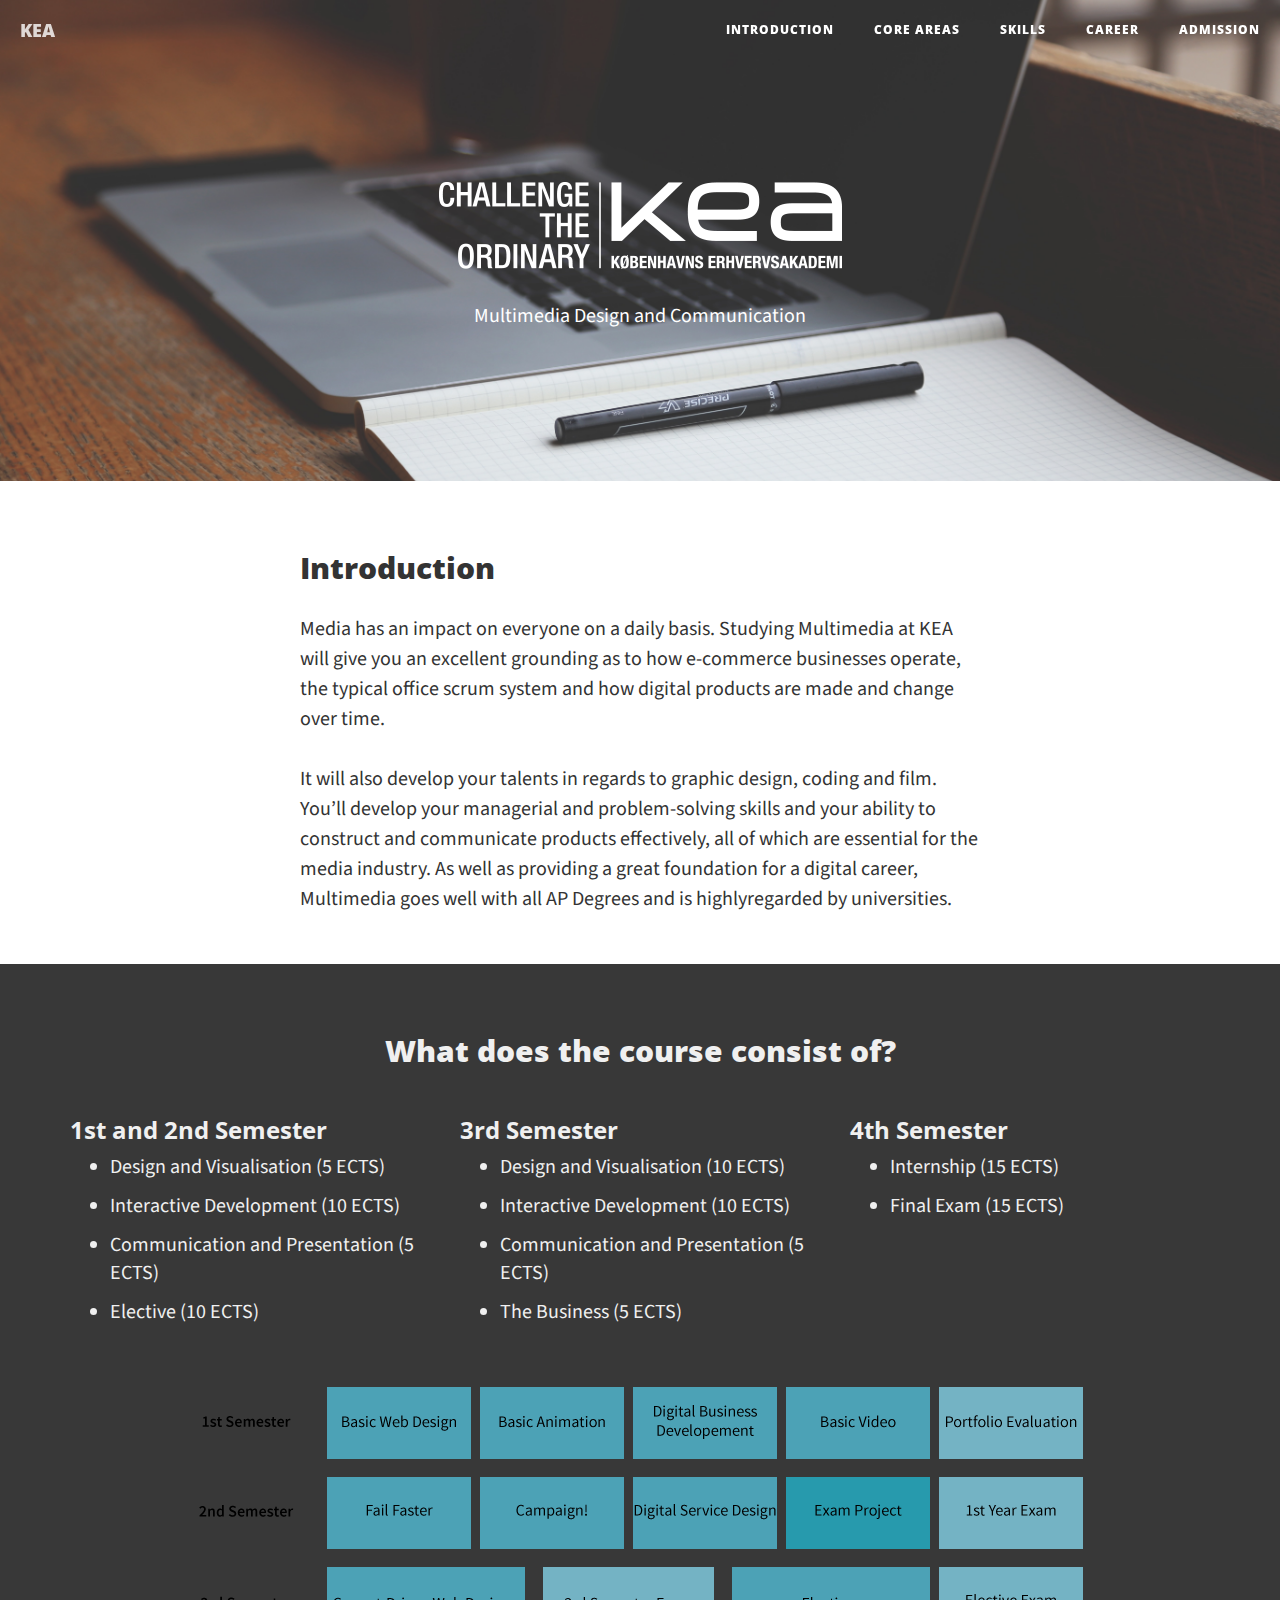
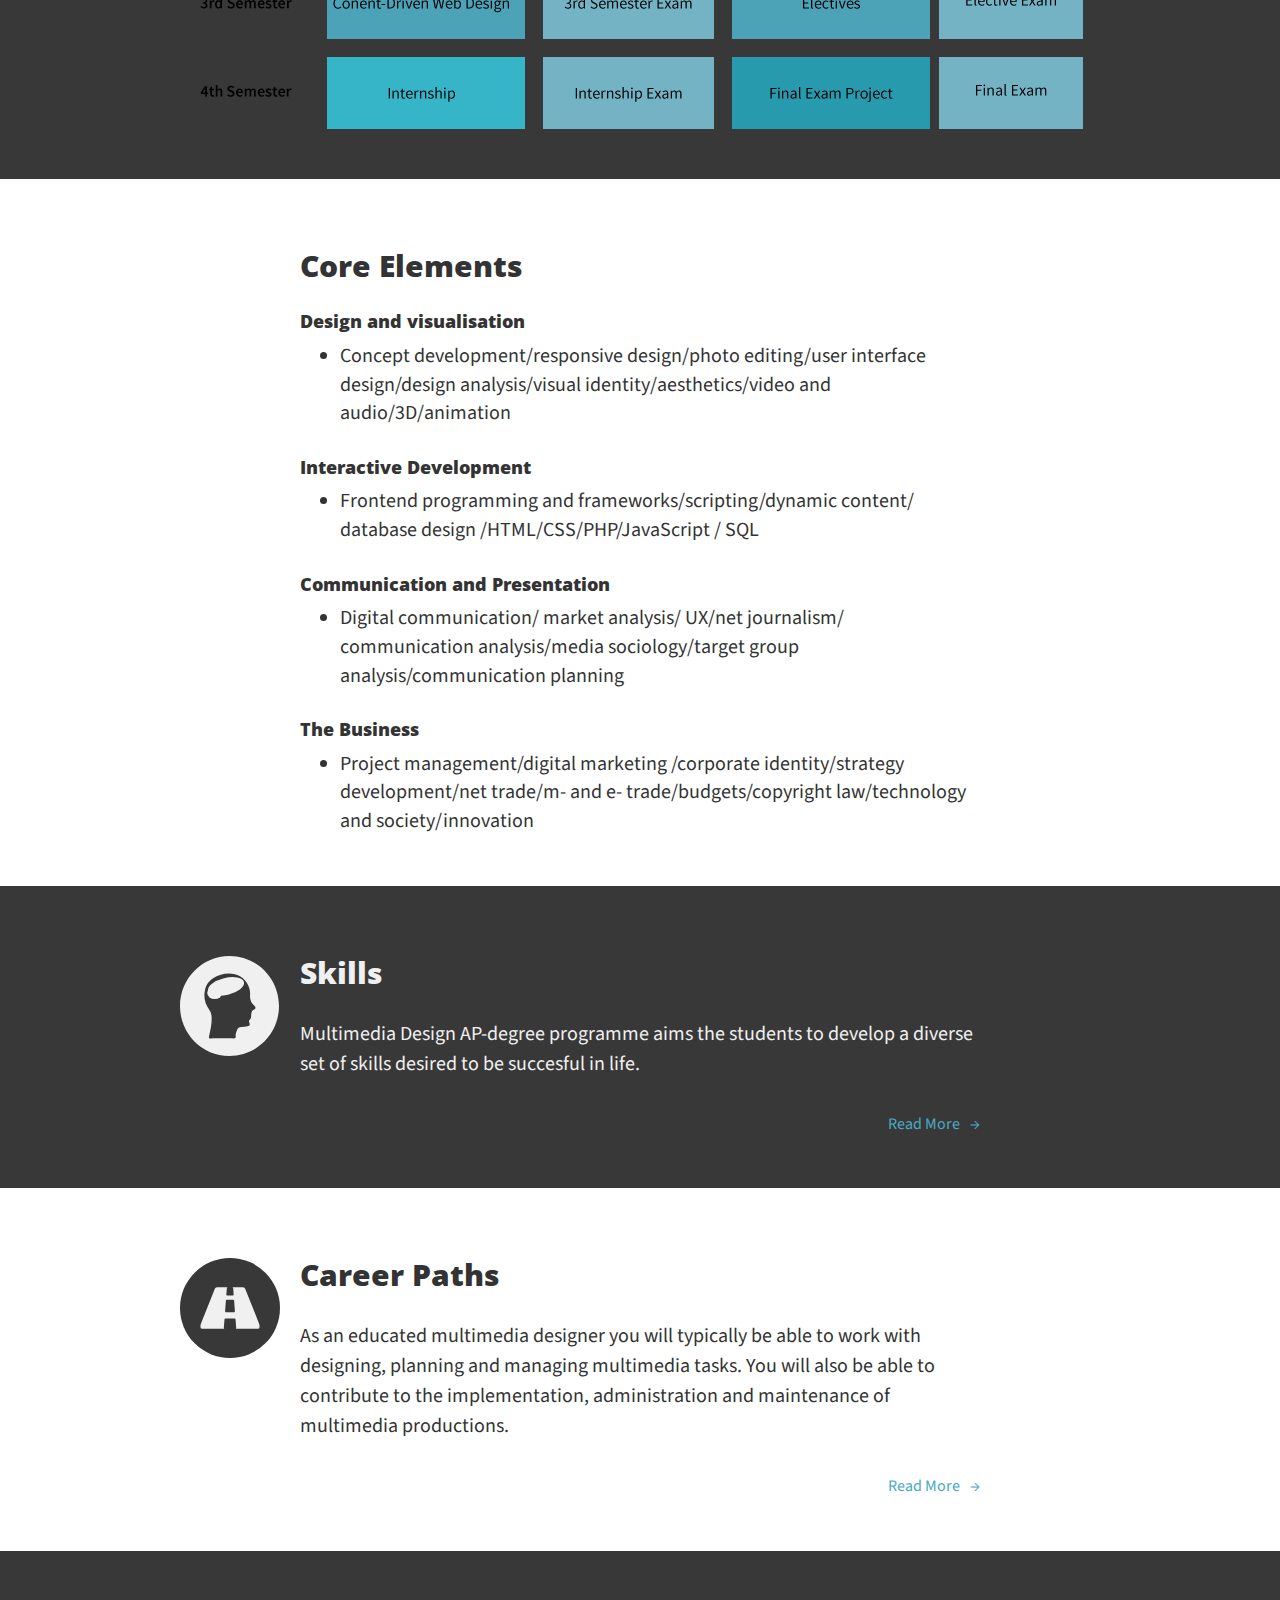
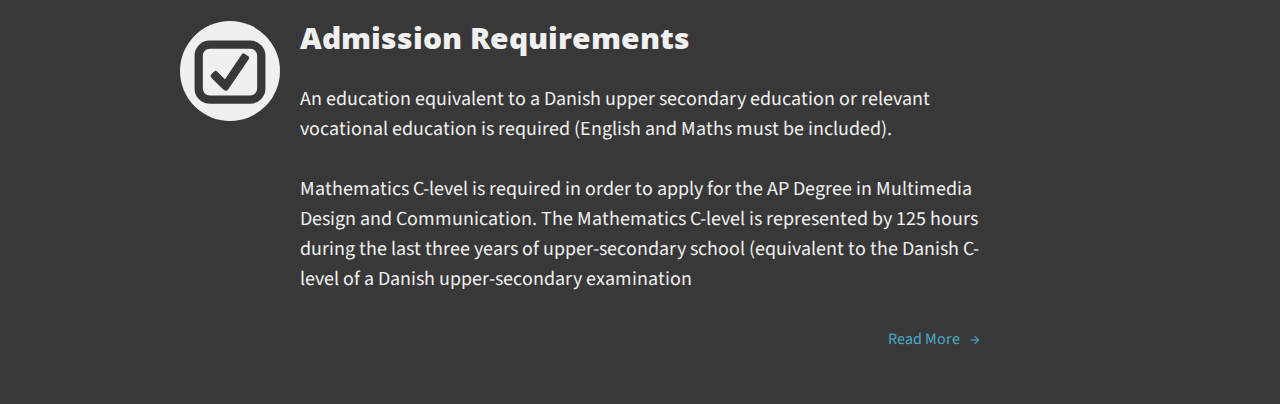
<file: index.html>
<!DOCTYPE html>
<html lang="en">
  <head>
    <meta charset="utf-8">
    <meta http-equiv="X-UA-Compatible" content="IE=edge">
    <meta name="viewport" content="width=device-width, initial-scale=1">
    <title>KEA Curriculum</title>
    <!-- <link href='https://fonts.googleapis.com/css?family=Lora:400,700,400italic,700italic' rel='stylesheet' type='text/css'> -->
    <link href="https://fonts.googleapis.com/css?family=Source+Sans+Pro:400,700,900" rel="stylesheet">
    <link href='https://fonts.googleapis.com/css?family=Open+Sans:300italic,400italic,600italic,700italic,800italic,400,300,600,700,800' rel='stylesheet' type='text/css'>
    <link rel="stylesheet" href="https://maxcdn.bootstrapcdn.com/bootstrap/3.3.7/css/bootstrap.min.css" integrity="sha384-BVYiiSIFeK1dGmJRAkycuHAHRg32OmUcww7on3RYdg4Va+PmSTsz/K68vbdEjh4u" crossorigin="anonymous">
    <link rel="stylesheet" href="css/clean.css">
    <link rel="stylesheet" href="css/style.css">
    <!-- HTML5 shim and Respond.js for IE8 support of HTML5 elements and media queries -->
    <!-- WARNING: Respond.js doesn't work if you view the page via file:// -->
    <!--[if lt IE 9]>
      <script src="https://oss.maxcdn.com/html5shiv/3.7.3/html5shiv.min.js"></script>
      <script src="https://oss.maxcdn.com/respond/1.4.2/respond.min.js"></script>
    <![endif]-->
  </head>
  <body>

    <!-- Navigation -->
    <nav class="navbar navbar-default navbar-custom navbar-fixed-top">
      <div class="container-fluid">
          <!-- Brand and toggle get grouped for better mobile display -->
          <div class="navbar-header page-scroll">
              <button type="button" class="navbar-toggle" data-toggle="collapse" data-target="#bs-example-navbar-collapse-1">
                  <span class="sr-only">Toggle navigation</span>
                  Menu <i class="fa fa-bars"></i>
              </button>
              <a class="navbar-brand" href="#home">KEA</a>
          </div>

          <!-- Collect the nav links, forms, and other content for toggling -->
          <div class="collapse navbar-collapse" id="bs-example-navbar-collapse-1">
              <ul class="nav navbar-nav navbar-right">
                  <li>
                      <a href="#introduction">Introduction</a>
                  </li>
                  <li>
                      <a href="#core">Core Areas</a>
                  </li>
                  <li>
                      <a href="#skills">Skills</a>
                  </li>
                  <li>
                      <a href="#career">Career</a>
                  </li>
                  <li>
                      <a href="#admission">Admission</a>
                  </li>
              </ul>
          </div>
          <!-- /.navbar-collapse -->
      </div>
      <!-- /.container -->
    </nav>

    <!-- Page Header -->
    <!-- Set your background image for this header on the line below. -->
    <header class="intro-header" style="background-image: url('hero.jpg')" id="home">
        <div class="container">
            <div class="row">
                <div class="col-lg-8 col-lg-offset-2 col-md-10 col-md-offset-1">
                    <div class="site-heading">
                        <!-- <h1>KEA</h1> -->
                        <img src="images/kea-logo_white.png" alt="Logo" class="logo">
                        <p class="tagline">Multimedia Design and Communication</p>
                    </div>
                </div>
            </div>
        </div>
    </header>

    <!-- Main Content -->
    <div class="container">
        <div class="row">
            <div class="col-lg-8 col-lg-offset-2 col-md-10 col-md-offset-1 content">
                <section id="introduction">
                    <h2>Introduction</h2>
                    <p>Media has an impact on everyone on a daily basis. Studying Multimedia at KEA will give you an excellent grounding as to how e-commerce businesses operate, the typical office scrum system and how digital products are made and change over time.</p>
                    <p> It will also develop your talents in regards to graphic design, coding and film. You’ll develop your managerial and problem-solving skills and your ability to construct and communicate products effectively, all of which are essential for the media industry. As well as providing a great foundation for a digital career, Multimedia goes well with all AP Degrees and is highlyregarded by universities.</p>
                </section>
            </div>
        </div>
      </div>

      <section class="dark semesters">

        <h2>What does the course consist of?</h2>

        <div class="container">
            <div class="row">
                <div class="col-lg-4 col-md-4">
                    <section>

                        <h3>1st and 2nd Semester</h3>
                        <ul>
                            <li>Design and Visualisation (5 ECTS)</li>
                            <li>Interactive Development (10 ECTS)</li>
                            <li>Communication and Presentation (5 ECTS)</li>
                            <li>Elective (10 ECTS)</li>
                        </ul>

                    </section>
                </div>
                <div class="col-lg-4 col-md-4">
                    <section>

                        <h3>3rd Semester</h3>
                        <ul>
                            <li>Design and Visualisation (10 ECTS)</li>
                            <li>Interactive Development (10 ECTS)</li>
                            <li>Communication and Presentation (5 ECTS)</li>
                            <li>The Business (5 ECTS)</li>
                        </ul>

                    </section>
                </div>

                <div class="col-lg-4 col-md-4">
                    <section>

                        <h3>4th Semester</h3>
                        <ul>
                            <li>Internship (15 ECTS)</li>
                            <li>Final Exam (15 ECTS)</li>
                        </ul>

                    </section>


                </div>

            </div>
          </div>
          <img src="images/table.png" alt="Overview of semesters" class="semesters-image">
      </section>

      <div class="container">
        <div class="row">
            <div class="col-lg-8 col-lg-offset-2 col-md-10 col-md-offset-1 content">
                <section id="core">
                    <h2>Core Elements</h2>
                    <div class="core-element">
                        <h4>Design and visualisation</h4>
                        <ul>
                            <li> Concept development/responsive design/photo editing/user interface design/design analysis/visual identity/aesthetics/video and audio/3D/animation</li></ul>
                        </ul>
                    </div>

                    <div class="core-element">
                        <h4>Interactive Development</h4>
                        <ul>
                            <li>Frontend programming and frameworks/scripting/dynamic content/ database design /HTML/CSS/PHP/JavaScript / SQL</li></ul>
                        </ul>
                    </div>

                    <div class="core-element">
                        <h4>Communication and Presentation</h4>
                        <ul>
                            <li>Digital communication/ market analysis/ UX/net journalism/ communication analysis/media sociology/target group analysis/communication planning</li>
                        </ul>
                    </div>

                    <div class="core-element">
                        <h4>The Business</h4>
                        <ul>
                            <li>Project management/digital marketing /corporate identity/strategy development/net trade/m- and e- trade/budgets/copyright law/technology and society/innovation</li>
                        </ul>
                    </div>
                </section>
            </div>
          </div>
      </div>
    <section class="dark">
    <div class="container">
        <div class="row">
            <div class="col-lg-8 col-lg-offset-2 col-md-10 col-md-offset-1 content">
                <section id="skills">
                <img src="images/skills.svg" alt="Skills" class="image-icon left">
                <h2>Skills</h2>
                <p>Multimedia Design AP-degree programme aims the students to develop a diverse set of skills desired to be succesful in life.</p>
                    <div class="read-more">
                        <ul>
                            <li>comprehensive understanding of planning, designing and executing in media production</li>
                            <li>communicate practice-oriented issues and possible solutions in the multimedia field to partners and users</li>
                            <li>apply relevant theories, methods and IT tools for planning, control and quality assurance of development projects</li>
                             <li>assess the vision, mission and values as well as the strategy and culture of organisations in relation to multimedia productions</li>
                            <li>proficiency of Adobe CC softwares, other designing tools</li>
                            <li>proficiency of HTML, CSS and JavaScript, potentially other languages</li>
                        </ul>
                    </div>
                    <div class="read-more-toggle-container">
                        <button class="read-more-toggle">Read More</button>
                    </div>
                </section>
            </div>
        </div>
    </div>
    </section>


      <div class="container">
        <div class="row">
            <div class="col-lg-8 col-lg-offset-2 col-md-10 col-md-offset-1 content">
                <section id="career">
                    <img src="images/road.svg" alt="Career Paths" class="image-icon left">
                    <h2>Career Paths</h2>
                    <p>As an educated multimedia designer you will typically be able to work with designing, planning and managing multimedia tasks.  You will also be able to contribute to the implementation, administration and maintenance of multimedia productions.</p>

                    <div class="read-more">
                        <p>You can be employed, for example, as:</p>
                        <ul>
                                <li> A Multimedia Designer</li>
                                <li> A Web Designer</li>
                                <li> A Web Master</li>
                                <li> A Game Designer</li>
                                <li> A Project Manager/Coordinator</li>
                                <li> A Marketing Assistant</li>
                                <li> A Web and Mobile Developer</li>
                        </ul>
                    </div>
                    <div class="read-more-toggle-container">
                        <button class="read-more-toggle">Read More</button>
                    </div>
                </section>
            </div>
        </div>
    </div>

    <section class="dark">
      <div class="container">
        <div class="row">
            <div class="col-lg-8 col-lg-offset-2 col-md-10 col-md-offset-1 content">
                <section id="admission">
                <img src="images/requirements.svg" alt="Requirements" class="image-icon left">
                <h2>Admission Requirements</h2>

                <p>An education equivalent to a Danish upper secondary education or relevant vocational education is required (English and Maths must be included).</p>
                <p>Mathematics C-level is required in order to apply for the AP Degree in Multimedia Design and Communication. The Mathematics C-level is represented by 125 hours during the last three years of upper-secondary school (equivalent to the Danish C-level of a Danish upper-secondary examination</p>

                <div class="read-more">
                    <h4>Country specific requirements</h4>

                    <p>The programme is connected to the Coordinated Enrolment System (KOT). You can be enrolled either in Quota 1 or Quota 2.</p>
                    <p>Quota 1 means you will be accepted based on your qualifications from your upper-secondary education. Quota 2 means you will be accepted based on your overall qualifications, including any possible qualifying training.</p>
                    <p>Quota 2 focuses on the following additional qualifications:</p>

                    <ul>
                        <li>Relevant work experience up to 6 months (1 point)</li>
                        <li>Relevant work experience over 6 month (2 points)</li>
                        <li>Relevant IT courses (1 point)</li>
                        <li>Relevant single course/subject (1 point)</li>
                        <li>All quota 2 activities must be documented (payslips, statements, diplomas etc.)</li>
                    </ul>

                    <p>All attachments to your application must be submitted together with the application no later than the application deadline.</p>
                </div>
                <div class="read-more-toggle-container">
                    <button class="read-more-toggle">Read More</button>
                </div>
            </div>
          </div>
      </div>
     </section>
    <!-- jQuery (necessary for Bootstrap's JavaScript plugins) -->
    <script src="https://ajax.googleapis.com/ajax/libs/jquery/1.12.4/jquery.min.js"></script>
    <!-- Latest compiled and minified JavaScript -->
    <script src="https://maxcdn.bootstrapcdn.com/bootstrap/3.3.7/js/bootstrap.min.js" integrity="sha384-Tc5IQib027qvyjSMfHjOMaLkfuWVxZxUPnCJA7l2mCWNIpG9mGCD8wGNIcPD7Txa" crossorigin="anonymous"></script>
    <script src="script/clean-blog.js"></script>
    <script src="script/script.js"></script>
  </body>
</html>
</file>
<file: css/style.css>
body {
    font-family: 'Source Sans Pro', sans-serif;
}

section {
    margin-bottom: 50px;
}

.content {
    padding: 0 50px;
}

.dark section {
    margin: 0;
}

.dark {
    background-color: #383838;
    color: #F0F0F0;
    margin-bottom: 50px;
    padding: 50px 0;
}

.dark:last-of-type {
    margin: 0;
}

h2 {
    margin-bottom: 30px;
}

h3 {
    font-weight: bold;
}

.semesters h2 {
    text-align: center;
}

.core-element {
    margin-bottom: 30px;
}

.read-more {
    display: none;
}

.read-more.visible {
    display: block;
}

.read-more-toggle {
    outline: none;
    border: none;
    background: transparent;
    color: #49AAC4;
    font-size: 16px;
    padding: 3px 0;
    transition: transform .2s;
}



.read-more-toggle:hover {
    transform: translateX(5px);
}

.read-more-toggle:after {
    content: '\2192';
    margin-left: 10px;
    display: inline-block;
}

.read-more-toggle-container {
    text-align: right;
}

.read-more-toggle.open:hover {
    transform: translateX(-5px);
}

.read-more-toggle.open:after {
    display: inline-block;
    transform: rotate(180deg);
}



/* v2 */

.container li {
    margin-bottom: 10px;
}

.navbar a {
    transition: all .2s;
}

.container {
    position: relative;
}

.image-icon {
    height: 200px;
    position: absolute;
}

.image-icon.right {
    right: -250px;
}

.image-icon.left {
    left: -250px;
}

.semesters-image {
    display: block;
    margin: 50px auto 0 auto;
    max-width: 100%;
    padding: 0 15px;
}

.logo {
    max-width: 100%;
}

.tagline {
    margin: 0;
}

@media (max-width: 1330px) {
    .image-icon {
        height: 100px;
    }
    .image-icon.left {
        left: -70px;
    }
}

@media (max-width: 900px) {
    .image-icon {
        height: 50px;
    }
    .image-icon.left {
        left: -20px;
    }
}

@media (max-width: 800px) {
    .image-icon.left {
        left: 10px;
        top: -60px;
    }
}

@media (max-width: 560px) {
    .semesters-image {
        display: none;
    }
}
</file>
<file: css/clean.css>
/*!
 * Start Bootstrap - Clean Blog v3.3.7+1 (http://startbootstrap.com/template-overviews/clean-blog)
 * Copyright 2013-2016 Start Bootstrap
 * Licensed under MIT (https://github.com/BlackrockDigital/startbootstrap/blob/gh-pages/LICENSE)
 */
body {
  font-family: 'Lora', 'Times New Roman', serif;
  font-size: 20px;
  color: #333333;
}
p {
  line-height: 1.5;
  margin: 30px 0;
}
p a {
  text-decoration: underline;
}
h1,
h2,
h3,
h4,
h5,
h6 {
  font-family: 'Open Sans', 'Helvetica Neue', Helvetica, Arial, sans-serif;
  font-weight: 800;
}
a {
  color: #333333;
}
a:hover,
a:focus {
  color: #0085A1;
}
a img:hover,
a img:focus {
  cursor: zoom-in;
}
blockquote {
  color: #777777;
  font-style: italic;
}
hr.small {
  max-width: 100px;
  margin: 15px auto;
  border-width: 4px;
  border-color: white;
}
.navbar-custom {
  position: absolute;
  top: 0;
  left: 0;
  width: 100%;
  z-index: 3;
  font-family: 'Open Sans', 'Helvetica Neue', Helvetica, Arial, sans-serif;
}
.navbar-custom .navbar-brand {
  font-weight: 800;
}
.navbar-custom .navbar-header .navbar-toggle {
  color: #777777;
  font-weight: 800;
  text-transform: uppercase;
  font-size: 12px;
}
.navbar-custom .nav li a {
  text-transform: uppercase;
  font-size: 12px;
  font-weight: 800;
  letter-spacing: 1px;
}
@media only screen and (min-width: 768px) {
  .navbar-custom {
    background: transparent;
    border-bottom: 1px solid transparent;
  }
  .navbar-custom .navbar-brand {
    color: white;
    padding: 20px;
  }
  .navbar-custom .navbar-brand:hover,
  .navbar-custom .navbar-brand:focus {
    color: rgba(255, 255, 255, 0.8);
  }
  .navbar-custom .nav li a {
    color: white;
    padding: 20px;
  }
  .navbar-custom .nav li a:hover,
  .navbar-custom .nav li a:focus {
    color: rgba(255, 255, 255, 0.8);
  }
}
@media only screen and (min-width: 1170px) {
  .navbar-custom {
    -webkit-transition: background-color 0.3s;
    -moz-transition: background-color 0.3s;
    transition: background-color 0.3s;
    /* Force Hardware Acceleration in WebKit */
    -webkit-transform: translate3d(0, 0, 0);
    -moz-transform: translate3d(0, 0, 0);
    -ms-transform: translate3d(0, 0, 0);
    -o-transform: translate3d(0, 0, 0);
    transform: translate3d(0, 0, 0);
    -webkit-backface-visibility: hidden;
    backface-visibility: hidden;
  }
  .navbar-custom.is-fixed {
    /* when the user scrolls down, we hide the header right above the viewport */
    position: fixed;
    top: -61px;
    background-color: rgba(255, 255, 255, 0.9);
    border-bottom: 1px solid #f2f2f2;
    -webkit-transition: -webkit-transform 0.3s;
    -moz-transition: -moz-transform 0.3s;
    transition: transform 0.3s;
  }
  .navbar-custom.is-fixed .navbar-brand {
    color: #333333;
  }
  .navbar-custom.is-fixed .navbar-brand:hover,
  .navbar-custom.is-fixed .navbar-brand:focus {
    color: #0085A1;
  }
  .navbar-custom.is-fixed .nav li a {
    color: #333333;
  }
  .navbar-custom.is-fixed .nav li a:hover,
  .navbar-custom.is-fixed .nav li a:focus {
    color: #0085A1;
  }
  .navbar-custom.is-visible {
    /* if the user changes the scrolling direction, we show the header */
    -webkit-transform: translate3d(0, 100%, 0);
    -moz-transform: translate3d(0, 100%, 0);
    -ms-transform: translate3d(0, 100%, 0);
    -o-transform: translate3d(0, 100%, 0);
    transform: translate3d(0, 100%, 0);
  }
}
.intro-header {
  background-color: #777777;
  background: no-repeat center center;
  background-attachment: scroll;
  -webkit-background-size: cover;
  -moz-background-size: cover;
  background-size: cover;
  -o-background-size: cover;
  margin-bottom: 50px;
}
.intro-header .site-heading,
.intro-header .post-heading,
.intro-header .page-heading {
  padding: 100px 0 50px;
  color: white;
}
@media only screen and (min-width: 768px) {
  .intro-header .site-heading,
  .intro-header .post-heading,
  .intro-header .page-heading {
    padding: 150px 0;
  }
}
.intro-header .site-heading,
.intro-header .page-heading {
  text-align: center;
}
.intro-header .site-heading h1,
.intro-header .page-heading h1 {
  margin-top: 0;
  font-size: 50px;
}
.intro-header .site-heading .subheading,
.intro-header .page-heading .subheading {
  font-size: 24px;
  line-height: 1.1;
  display: block;
  font-family: 'Open Sans', 'Helvetica Neue', Helvetica, Arial, sans-serif;
  font-weight: 300;
  margin: 10px 0 0;
}
@media only screen and (min-width: 768px) {
  .intro-header .site-heading h1,
  .intro-header .page-heading h1 {
    font-size: 80px;
  }
}
.intro-header .post-heading h1 {
  font-size: 35px;
}
.intro-header .post-heading .subheading,
.intro-header .post-heading .meta {
  line-height: 1.1;
  display: block;
}
.intro-header .post-heading .subheading {
  font-family: 'Open Sans', 'Helvetica Neue', Helvetica, Arial, sans-serif;
  font-size: 24px;
  margin: 10px 0 30px;
  font-weight: 600;
}
.intro-header .post-heading .meta {
  font-family: 'Lora', 'Times New Roman', serif;
  font-style: italic;
  font-weight: 300;
  font-size: 20px;
}
.intro-header .post-heading .meta a {
  color: white;
}
@media only screen and (min-width: 768px) {
  .intro-header .post-heading h1 {
    font-size: 55px;
  }
  .intro-header .post-heading .subheading {
    font-size: 30px;
  }
}
.post-preview > a {
  color: #333333;
}
.post-preview > a:hover,
.post-preview > a:focus {
  text-decoration: none;
  color: #0085A1;
}
.post-preview > a > .post-title {
  font-size: 30px;
  margin-top: 30px;
  margin-bottom: 10px;
}
.post-preview > a > .post-subtitle {
  margin: 0;
  font-weight: 300;
  margin-bottom: 10px;
}
.post-preview > .post-meta {
  color: #777777;
  font-size: 18px;
  font-style: italic;
  margin-top: 0;
}
.post-preview > .post-meta > a {
  text-decoration: none;
  color: #333333;
}
.post-preview > .post-meta > a:hover,
.post-preview > .post-meta > a:focus {
  color: #0085A1;
  text-decoration: underline;
}
@media only screen and (min-width: 768px) {
  .post-preview > a > .post-title {
    font-size: 36px;
  }
}
.section-heading {
  font-size: 36px;
  margin-top: 60px;
  font-weight: 700;
}
.caption {
  text-align: center;
  font-size: 14px;
  padding: 10px;
  font-style: italic;
  margin: 0;
  display: block;
  border-bottom-right-radius: 5px;
  border-bottom-left-radius: 5px;
}
footer {
  padding: 50px 0 65px;
}
footer .list-inline {
  margin: 0;
  padding: 0;
}
footer .copyright {
  font-size: 14px;
  text-align: center;
  margin-bottom: 0;
}
.floating-label-form-group {
  font-size: 14px;
  position: relative;
  margin-bottom: 0;
  padding-bottom: 0.5em;
  border-bottom: 1px solid #eeeeee;
}
.floating-label-form-group input,
.floating-label-form-group textarea {
  z-index: 1;
  position: relative;
  padding-right: 0;
  padding-left: 0;
  border: none;
  border-radius: 0;
  font-size: 1.5em;
  background: none;
  box-shadow: none !important;
  resize: none;
}
.floating-label-form-group label {
  display: block;
  z-index: 0;
  position: relative;
  top: 2em;
  margin: 0;
  font-size: 0.85em;
  line-height: 1.764705882em;
  vertical-align: middle;
  vertical-align: baseline;
  opacity: 0;
  -webkit-transition: top 0.3s ease,opacity 0.3s ease;
  -moz-transition: top 0.3s ease,opacity 0.3s ease;
  -ms-transition: top 0.3s ease,opacity 0.3s ease;
  transition: top 0.3s ease,opacity 0.3s ease;
}
.floating-label-form-group::not(:first-child) {
  padding-left: 14px;
  border-left: 1px solid #eeeeee;
}
.floating-label-form-group-with-value label {
  top: 0;
  opacity: 1;
}
.floating-label-form-group-with-focus label {
  color: #0085A1;
}
form .row:first-child .floating-label-form-group {
  border-top: 1px solid #eeeeee;
}
.btn {
  font-family: 'Open Sans', 'Helvetica Neue', Helvetica, Arial, sans-serif;
  text-transform: uppercase;
  font-size: 14px;
  font-weight: 800;
  letter-spacing: 1px;
  border-radius: 0;
  padding: 15px 25px;
}
.btn-lg {
  font-size: 16px;
  padding: 25px 35px;
}
.btn-default:hover,
.btn-default:focus {
  background-color: #0085A1;
  border: 1px solid #0085A1;
  color: white;
}
.pager {
  margin: 20px 0 0;
}
.pager li > a,
.pager li > span {
  font-family: 'Open Sans', 'Helvetica Neue', Helvetica, Arial, sans-serif;
  text-transform: uppercase;
  font-size: 14px;
  font-weight: 800;
  letter-spacing: 1px;
  padding: 15px 25px;
  background-color: white;
  border-radius: 0;
}
.pager li > a:hover,
.pager li > a:focus {
  color: white;
  background-color: #0085A1;
  border: 1px solid #0085A1;
}
.pager .disabled > a,
.pager .disabled > a:hover,
.pager .disabled > a:focus,
.pager .disabled > span {
  color: #777777;
  background-color: #333333;
  cursor: not-allowed;
}
::-moz-selection {
  color: white;
  text-shadow: none;
  background: #0085A1;
}
::selection {
  color: white;
  text-shadow: none;
  background: #0085A1;
}
img::selection {
  color: white;
  background: transparent;
}
img::-moz-selection {
  color: white;
  background: transparent;
}
body {
  -webkit-tap-highlight-color: #0085A1;
}
</file>
